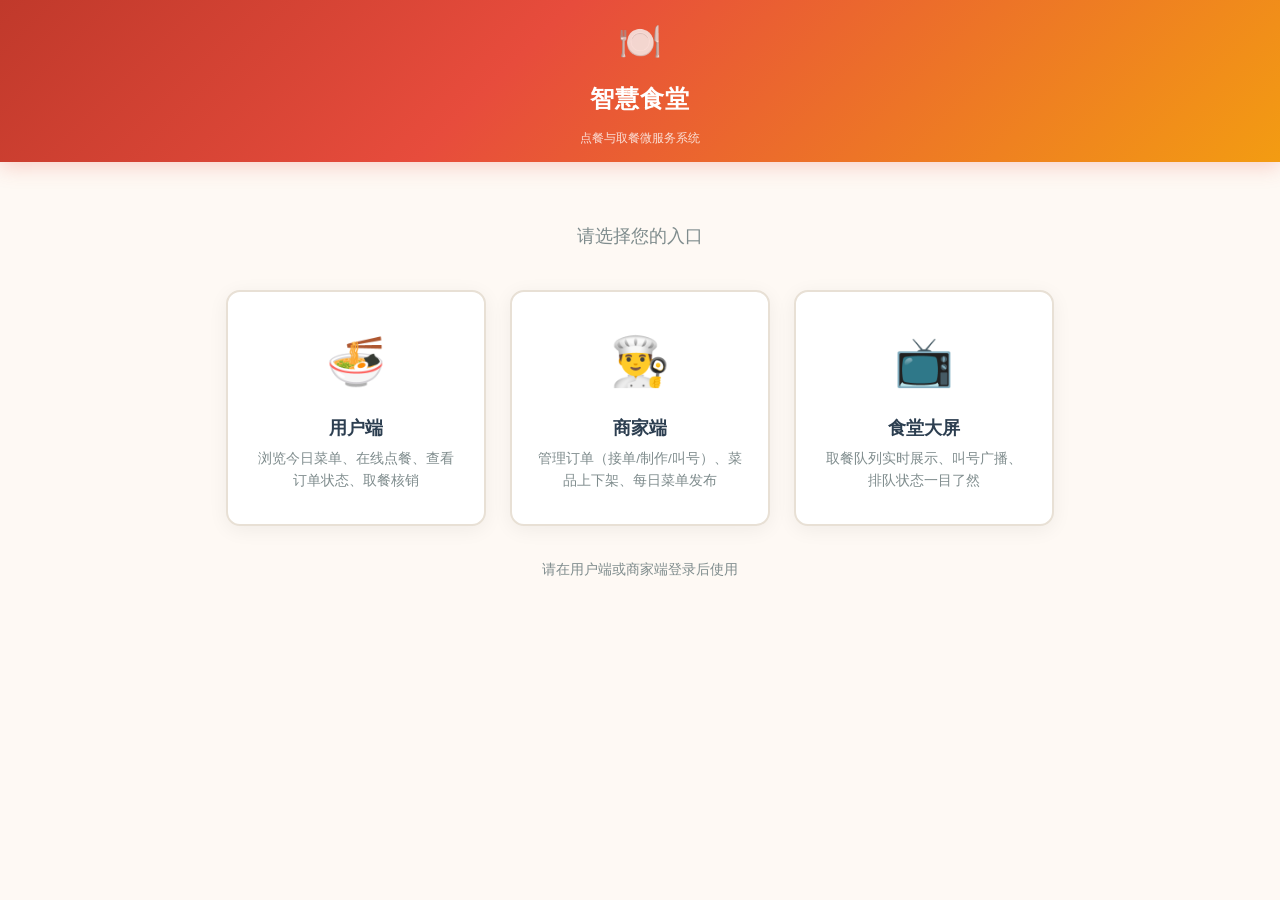
<file: frontend/index.html>
<!DOCTYPE html>
<html lang="zh-CN">
<head>
<meta charset="UTF-8">
<meta name="viewport" content="width=device-width, initial-scale=1.0">
<title>智慧食堂 - 点餐与取餐系统</title>
<link rel="stylesheet" href="common/style.css">
<style>
.hd{justify-content:center}
.hd .lo{flex-direction:column;text-align:center}
.hd .lo h1{font-size:1.5em}
</style>
</head>
<body>

<div class="hd">
  <div class="lo">
    <span class="ic" style="font-size:2.2em">🍽️</span>
    <h1>智慧食堂</h1>
    <span>点餐与取餐微服务系统</span>
  </div>
</div>

<div class="landing">
  <p class="sub">请选择您的入口</p>
  <div class="cards">
    <a href="user.html" class="card user">
      <span class="ic">🍜</span>
      <h3>用户端</h3>
      <p>浏览今日菜单、在线点餐、查看订单状态、取餐核销</p>
    </a>
    <a href="merchant.html" class="card merchant">
      <span class="ic">👨‍🍳</span>
      <h3>商家端</h3>
      <p>管理订单（接单/制作/叫号）、菜品上下架、每日菜单发布</p>
    </a>
    <a href="screen.html" class="card screen">
      <span class="ic">📺</span>
      <h3>食堂大屏</h3>
      <p>取餐队列实时展示、叫号广播、排队状态一目了然</p>
    </a>
  </div>
  <div id="login-hint" style="margin-top:32px;color:var(--tl);font-size:.9em"></div>
</div>

<script src="common/api.js"></script>
<script>
"use strict";

// 检查登录状态，显示欢迎信息
(function () {
  var hint = document.getElementById("login-hint");
  if (ACCESS_TOKEN) {
    // 尝试获取用户信息
    api("/api/user/users/me").then(function (d) {
      if (d.code === 0 && d.data) {
        CURRENT_USER = d.data;
        hint.innerHTML = '👋 欢迎回来，<strong>' + (d.data.nickname || d.data.phone) + '</strong>！';
      } else {
        forceLogout();
      }
    }).catch(function () {
      hint.textContent = "后端服务未连接，请先启动服务";
    });
  } else {
    hint.textContent = "请在用户端或商家端登录后使用";
  }
})();
</script>
</body>
</html>
</file>
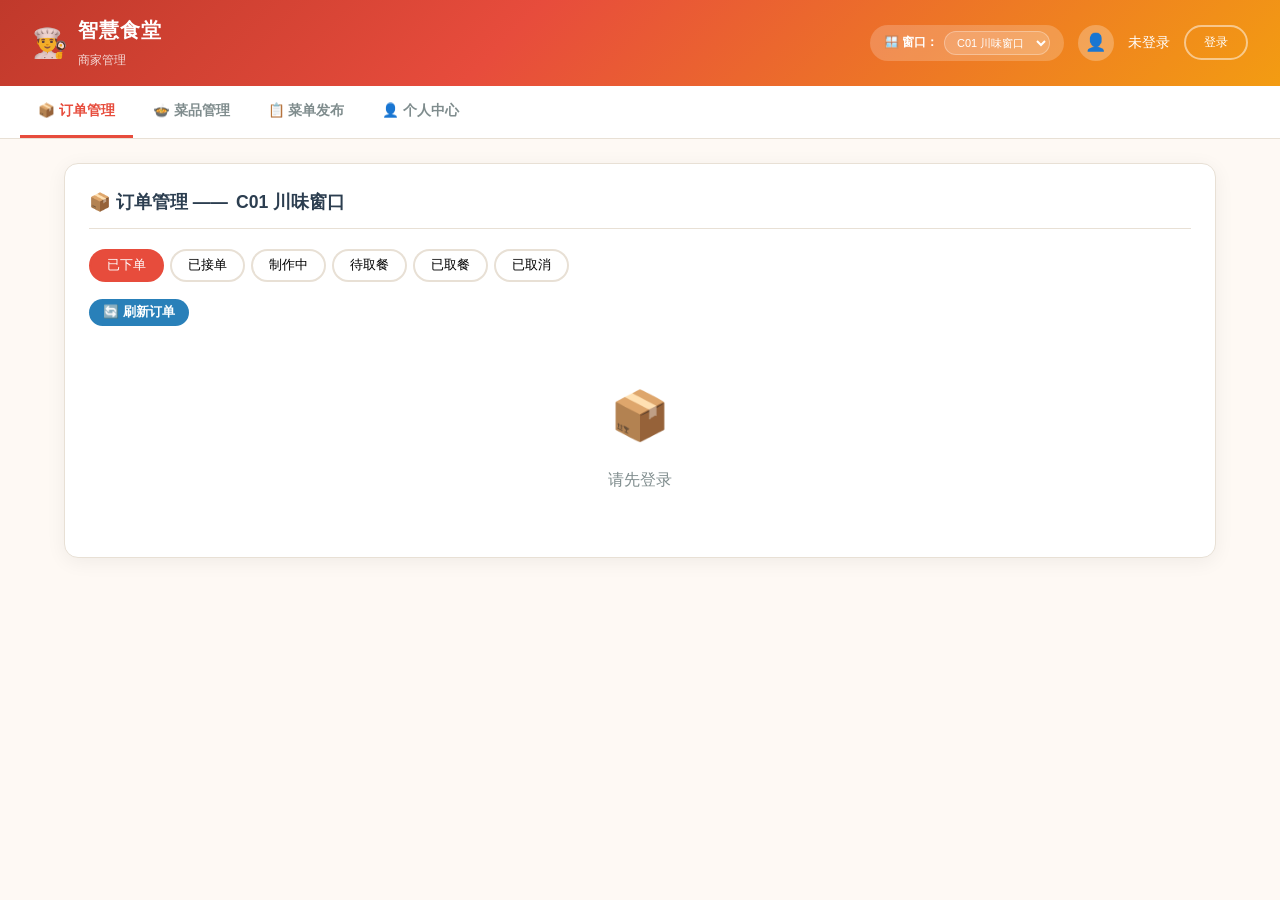
<file: frontend/merchant.html>
<!DOCTYPE html>
<html lang="zh-CN">
<head>
<meta charset="UTF-8">
<meta name="viewport" content="width=device-width, initial-scale=1.0">
<title>商家端 - 智慧食堂</title>
<link rel="stylesheet" href="common/style.css">
<style>
/* 商家端专属 */
.counter-badge{
  display:inline-flex;align-items:center;gap:6px;
  background:rgba(255,255,255,.2);padding:6px 14px;border-radius:20px;
  font-weight:600;font-size:.85em;
}
.counter-badge select{
  background:rgba(255,255,255,.15);border:1px solid rgba(255,255,255,.3);
  color:#fff;padding:4px 8px;border-radius:12px;font-size:.9em;outline:none;
}
.counter-badge select option{color:#333}
</style>
</head>
<body>

<!-- ===== 顶部导航 ===== -->
<div class="hd">
  <div class="lo"><span class="ic">👨‍🍳</span><div><h1>智慧食堂</h1><span>商家管理</span></div></div>
  <div class="ur" id="user-bar">
    <div class="counter-badge">
      🪟 窗口：
      <select id="counter-select" onchange="onCounterChange()">
        <option value="C01">C01 川味窗口</option>
        <option value="C02">C02 粤式窗口</option>
        <option value="C03">C03 面食窗口</option>
      </select>
    </div>
    <span class="av">👤</span><span id="uname">未登录</span>
    <button class="btn-o" id="btn-login-out" onclick="showLogin()">登录</button>
  </div>
</div>

<!-- ===== Tab 栏 ===== -->
<div class="tb">
  <div class="tbi ac" data-tab="merchant" onclick="switchTab('merchant')">📦 订单管理</div>
  <div class="tbi" data-tab="dishes-admin" onclick="switchTab('dishes-admin')">🍲 菜品管理</div>
  <div class="tbi" data-tab="menu-admin" onclick="switchTab('menu-admin')">📋 菜单发布</div>
  <div class="tbi" data-tab="profile" onclick="switchTab('profile')">👤 个人中心</div>
</div>

<!-- ===== 内容区 ===== -->
<div class="ct" id="content">

  <!-- Tab 1: 订单管理 -->
  <div id="tab-merchant">
    <div class="cd"><h2>📦 订单管理 —— <span id="current-counter-label">C01 川味窗口</span></h2>
      <div class="sf" id="msf">
        <button class="ac" onclick="filterMerchant('PLACED')">已下单</button>
        <button onclick="filterMerchant('ACCEPTED')">已接单</button>
        <button onclick="filterMerchant('PREPARING')">制作中</button>
        <button onclick="filterMerchant('WAITING_PICKUP')">待取餐</button>
        <button onclick="filterMerchant('PICKED_UP')">已取餐</button>
        <button onclick="filterMerchant('CANCELED')">已取消</button>
      </div>
      <div style="margin-bottom:12px">
        <button class="bt bt-i bt-sm" onclick="loadMerchantOrders()">🔄 刷新订单</button>
      </div>
      <div id="merchant-order-list"></div>
    </div>
  </div>

  <!-- Tab 2: 菜品管理 -->
  <div id="tab-dishes-admin" class="hidden">
    <div class="cd"><h2>🍲 菜品管理</h2>
      <div class="help-tip">💡 提示：此处管理菜品基础信息（名称、价格、商户归属）。上下架后需在「菜单发布」中发布每日菜单。</div>
      <div style="margin-bottom:16px;display:flex;align-items:center;gap:10px;flex-wrap:wrap">
        <button class="bt bt-p bt-sm" onclick="showDishForm()">+ 新增菜品</button>
        <select id="da-merchant" onchange="loadDishesAdmin()" style="padding:6px 12px;border-radius:20px;border:2px solid var(--b)">
          <option value="">全部商户</option>
          <option value="1">川味窗口</option>
          <option value="2">粤式窗口</option>
          <option value="3">面食窗口</option>
        </select>
        <button class="bt bt-i bt-sm" onclick="loadDishesAdmin()">🔄 刷新</button>
      </div>
      <div id="dish-admin-list"></div>
    </div>
  </div>

  <!-- Tab 3: 菜单发布 -->
  <div id="tab-menu-admin" class="hidden">
    <div class="cd"><h2>📋 每日菜单发布</h2>
      <div class="help-tip">💡 选择商户和日期，勾选菜品并设置初始库存后点击"发布今日菜单"。已上架的菜品才会出现在下方列表中。</div>
      <div style="margin-bottom:16px;display:flex;align-items:center;gap:10px;flex-wrap:wrap">
        <select id="ma-merchant" style="padding:8px;border-radius:20px;border:2px solid var(--b)" onchange="onPublishMerchantChange()">
          <option value="1">川味窗口 (C01)</option>
          <option value="2">粤式窗口 (C02)</option>
          <option value="3">面食窗口 (C03)</option>
        </select>
        <input type="date" id="ma-date" style="padding:8px;border-radius:20px;border:2px solid var(--b)">
        <button class="bt bt-p bt-sm" onclick="publishDailyMenu()">📦 发布今日菜单</button>
      </div>
      <div style="margin-bottom:10px;font-size:.85em;color:var(--tl)">选择菜品并设置初始库存（留空或设为0表示不加入菜单）：</div>
      <div id="menu-dish-select"></div>
    </div>
  </div>

  <!-- Tab 4: 个人中心 -->
  <div id="tab-profile" class="hidden">
    <div class="cd"><h2>👤 个人中心</h2>
      <div id="profile-content">
        <div style="text-align:center;padding:20px">
          <span class="av" style="display:inline-flex;width:64px;height:64px;font-size:2em;margin-bottom:12px">👤</span>
          <p id="pf-name" style="font-size:1.2em;font-weight:700;margin-bottom:6px"></p>
          <p id="pf-phone" style="color:var(--tl);margin-bottom:4px"></p>
          <p id="pf-role" style="color:var(--p);font-weight:600;margin-bottom:16px"></p>
          <button class="bt bt-p bt-sm" onclick="showProfileEdit()">✏️ 编辑资料</button>
        </div>
        <div id="profile-edit-form" class="hidden" style="max-width:400px;margin:0 auto">
          <div class="fg"><label>昵称</label><input id="pf-nick" placeholder="请输入昵称"></div>
          <div class="fg"><label>头像 URL</label><input id="pf-avatar" placeholder="请输入头像URL"></div>
          <div style="display:flex;gap:10px">
            <button class="bt bt-p bt-bl" onclick="saveProfile()">💾 保存</button>
            <button class="bt bt-o bt-bl" onclick="hideProfileEdit()">取消</button>
          </div>
        </div>
      </div>
    </div>
  </div>

</div>

<!-- ===== 菜品编辑弹窗 ===== -->
<div id="dish-form-modal" class="hidden">
  <div class="mo" onclick="if(event.target===this)hideDishForm()">
    <div class="mi">
      <h3 style="margin-bottom:16px" id="dish-form-title">新增菜品</h3>
      <input type="hidden" id="df-id">
      <div class="fg"><label>菜品名称</label><input id="df-name" placeholder="请输入菜品名称"></div>
      <div class="fg"><label>价格（分）</label><input id="df-price" type="number" placeholder="例如 1200 = 12.00元"></div>
      <div class="fg"><label>所属商户</label><select id="df-merchant"><option value="1">川味窗口</option><option value="2">粤式窗口</option><option value="3">面食窗口</option></select></div>
      <div class="fg"><label>库存预警阈值</label><input id="df-threshold" type="number" value="5" placeholder="默认 5"></div>
      <div style="display:flex;gap:10px;margin-top:16px">
        <button class="bt bt-p bt-bl" onclick="saveDish()">💾 保存</button>
        <button class="bt bt-o bt-bl" onclick="hideDishForm()">取消</button>
      </div>
    </div>
  </div>
</div>

<!-- ===== 登录弹窗 ===== -->
<div id="login-modal" class="hidden">
  <div class="mo" onclick="if(event.target===this)hideLogin()">
    <div class="mi">
      <div style="display:flex;margin-bottom:20px">
        <button class="bt bt-bl" id="ltab-login" style="border-radius:20px 0 0 20px;background:var(--p);color:#fff" onclick="switchLoginTab('login')">登录</button>
        <button class="bt bt-o bt-bl" id="ltab-register" style="border-radius:0 20px 20px 0" onclick="switchLoginTab('register')">注册</button>
      </div>
      <div id="login-form">
        <div class="fg"><label>手机号</label><input id="l-phone" placeholder="请输入手机号" value="13800000001"></div>
        <div class="fg"><label>密码</label><input id="l-pass" type="password" placeholder="请输入密码" value="password123"></div>
        <button class="bt bt-p bt-bl" onclick="doLogin()" style="margin-top:8px">🔐 登录</button>
      </div>
      <div id="register-form" class="hidden">
        <div class="fg"><label>手机号</label><input id="r-phone" placeholder="请输入手机号"></div>
        <div class="fg"><label>昵称</label><input id="r-nick" placeholder="请输入昵称"></div>
        <div class="fg"><label>密码</label><input id="r-pass" type="password" placeholder="请输入密码（至少6位）"></div>
        <button class="bt bt-p bt-bl" onclick="doRegister()" style="margin-top:8px">📝 注册</button>
      </div>
      <div style="text-align:center;margin-top:14px"><button class="bt bt-o bt-sm" onclick="hideLogin()">取消</button></div>
    </div>
  </div>
</div>

<script src="common/api.js"></script>
<script>
"use strict";

// ===== 页面状态 =====
var CT = "merchant";
var MC = localStorage.getItem("_counter") || "C01"; // 当前窗口
var MF = "PLACED"; // 商家订单筛选
var DA_DISHES = []; // 菜品管理列表
var MA_DISHES = []; // 菜单发布菜品列表

// 初始化窗口选择器
document.getElementById("counter-select").value = MC;

// ===== 窗口切换 =====
function onCounterChange() {
  MC = document.getElementById("counter-select").value;
  localStorage.setItem("_counter", MC);
  updateCounterLabel();
  if (CT === "merchant") loadMerchantOrders();
}

function updateCounterLabel() {
  var labels = { C01: "C01 川味窗口", C02: "C02 粤式窗口", C03: "C03 面食窗口" };
  var el = document.getElementById("current-counter-label");
  if (el) el.textContent = labels[MC] || MC;
}

// ===== Tab 切换 =====
function switchTab(t) {
  CT = t;
  document.querySelectorAll(".tbi").forEach(function (e) { e.classList.toggle("ac", e.dataset.tab === t); });
  ["merchant", "dishes-admin", "menu-admin", "profile"].forEach(function (id) {
    document.getElementById("tab-" + id).classList.toggle("hidden", id !== t);
  });
  if (t === "merchant") loadMerchantOrders();
  if (t === "dishes-admin") loadDishesAdmin();
  if (t === "menu-admin") loadMenuDishSelect();
  if (t === "profile") renderProfile();
}

// ===== 登录成功回调 =====
function onLoginSuccess() {
  updateCounterLabel();
  if (CT === "merchant") loadMerchantOrders();
  if (CT === "dishes-admin") loadDishesAdmin();
  if (CT === "menu-admin") loadMenuDishSelect();
  if (CT === "profile") renderProfile();
}

// ===== 商家 - 订单管理 =====
async function loadMerchantOrders() { loadMerchantOrdersByFilter(MF); }

async function loadMerchantOrdersByFilter(s) {
  if (!CURRENT_USER) {
    document.getElementById("merchant-order-list").innerHTML = '<div class="em"><div class="ic">📦</div><p>请先登录</p></div>';
    return;
  }
  // 注意：后端暂不支持按 counterId 筛选，这里获取所有订单后客户端过滤
  var d = await api("/api/order/orders?page=1&size=100");
  if (d.code !== 0) {
    document.getElementById("merchant-order-list").innerHTML = '<div class="em"><p>加载失败：' + (d.message || "") + '</p></div>';
    return;
  }
  var os = (d.data.records || []).filter(function (o) { return o.status === s && o.counterId === MC; });
  renderMerchantOrders(os);
}

function filterMerchant(s) {
  MF = s;
  var ss = ["PLACED", "ACCEPTED", "PREPARING", "WAITING_PICKUP", "PICKED_UP", "CANCELED"];
  document.querySelectorAll("#msf button").forEach(function (b, i) { b.classList.toggle("ac", ss[i] === s); });
  loadMerchantOrdersByFilter(s);
}

function renderOrderItems(o) {
  if (!o.items || o.items.length === 0) return "";
  return '<div class="oitems">' + o.items.map(function (it) { return it.dishNameSnapshot + " × " + it.quantity; }).join("、") + '</div>';
}

function renderMerchantOrders(os) {
  var div = document.getElementById("merchant-order-list");
  if (os.length === 0) { div.innerHTML = '<div class="em"><div class="ic">📦</div><p>暂无此类订单</p></div>'; return; }
  div.innerHTML = os.map(function (o) {
    var html = '<div class="oc"><div class="oh"><span><span class="oi">#' + o.id + '</span> <span class="os s-' + o.status + '">' + statusLabel(o.status) + '</span></span><span style="font-weight:700;color:var(--p)">¥' + (o.totalCents / 100).toFixed(2) + '</span></div>';
    html += '<div class="od">用户 #' + (o.userId || "?") + " | 窗口 " + (o.counterId || "—");
    if (o.pickupCode) html += ' | <span class="pc">' + o.pickupCode + '</span>';
    html += '</div>';
    html += renderOrderItems(o);
    html += '<div class="ab">' + merchantActions(o) + '</div></div>';
    return html;
  }).join("");
}

function merchantActions(o) {
  var a = "";
  if (o.status === "PLACED") a = '<button class="bt bt-i bt-sm" onclick="merchantOp(' + o.id + ',\'accept\')">✅ 接单</button>';
  if (o.status === "ACCEPTED") a = '<button class="bt bt-w bt-sm" onclick="merchantOp(' + o.id + ',\'start\')">⏲ 开始制作</button>';
  if (o.status === "PREPARING") a = '<button class="bt bt-s bt-sm" onclick="merchantOp(' + o.id + ',\'ready\')">📦 制作完成</button>';
  if (o.status === "WAITING_PICKUP") a = '<button class="bt bt-w bt-sm" onclick="callPickup(\'' + (o.counterId || MC) + '\')">📢 叫号取餐</button>';
  return a || '<span style="color:var(--tl);font-size:.85em">无需操作</span>';
}

async function merchantOp(id, action) {
  var d = await api("/api/order/orders/" + id + "/" + action, { method: "PUT" });
  if (d.code !== 0) { toast(d.message, "er"); return; }
  var msg = statusLabel(d.data.status);
  if (d.data.pickupCode) msg += "，取餐码：" + d.data.pickupCode;
  toast(msg, "ok");
  loadMerchantOrders();
}

async function callPickup(cid) {
  var d = await api("/api/pickup/queues/" + cid + "/call", { method: "POST" });
  if (d.code === 40003) { toast("队列为空！请先将订单制作完成并入队", "er"); return; }
  if (d.code !== 0) { toast(d.message, "er"); return; }
  toast("📢 请 " + d.data.pickupCode + " 到窗口 " + cid + " 取餐！", "ok");
  loadMerchantOrders();
}

// ===== 菜品管理 =====
async function loadDishesAdmin() {
  if (!CURRENT_USER) { toast("请先登录", "er"); showLogin(); return; }
  var mid = document.getElementById("da-merchant").value;
  var url = mid ? "/api/menu/dishes?merchantId=" + mid + "&size=50" : "/api/menu/dishes?size=50";
  var d = await api(url);
  if (d.code !== 0) { document.getElementById("dish-admin-list").innerHTML = '<div class="em"><p>加载失败：' + (d.message || "") + '</p></div>'; return; }
  DA_DISHES = (d.data.records || d.data || []);
  renderDishesAdmin();
}

function renderDishesAdmin() {
  var div = document.getElementById("dish-admin-list");
  if (DA_DISHES.length === 0) { div.innerHTML = '<div class="em"><div class="ic">🍲</div><p>暂无菜品，请先添加</p></div>'; return; }
  var mnames = { 1: "川味", 2: "粤式", 3: "面食" };
  div.innerHTML = DA_DISHES.map(function (di) {
    var on = di.onShelf === 1;
    return '<div class="oc"><div class="oh"><span><strong>' + di.name + '</strong> <span style="color:var(--tl);font-size:.8em">#' + di.id + '</span> <span style="color:var(--tl);font-size:.75em">| ' + (mnames[di.merchantId] || "商户" + di.merchantId) + '</span></span><span style="color:var(--p);font-weight:700">¥' + (di.priceCents / 100).toFixed(2) + '</span></div><div style="margin-top:6px"><span class="os ' + (on ? "s-WAITING_PICKUP" : "s-CANCELED") + '">' + (on ? "上架中" : "已下架") + '</span> <span style="color:var(--tl);font-size:.8em">库存预警: ' + (di.threshold || 5) + '</span></div><div class="ab"><button class="bt bt-i bt-sm" onclick="editDish(' + di.id + ')">✏️ 编辑</button><button class="bt ' + (on ? "bt-g" : "bt-s") + ' bt-sm" onclick="toggleShelf(' + di.id + ',' + (on ? 0 : 1) + ')">' + (on ? "🔻 下架" : "🔺 上架") + '</button></div></div>';
  }).join("");
}

function showDishForm() {
  document.getElementById("dish-form-title").textContent = "新增菜品";
  document.getElementById("df-id").value = "";
  document.getElementById("df-name").value = "";
  document.getElementById("df-price").value = "";
  document.getElementById("df-merchant").value = "1";
  document.getElementById("df-threshold").value = "5";
  document.getElementById("dish-form-modal").classList.remove("hidden");
}

function hideDishForm() { document.getElementById("dish-form-modal").classList.add("hidden"); }

function editDish(id) {
  var di = DA_DISHES.find(function (d) { return d.id === id; });
  if (!di) { toast("菜品不存在", "er"); return; }
  document.getElementById("dish-form-title").textContent = "编辑菜品";
  document.getElementById("df-id").value = di.id;
  document.getElementById("df-name").value = di.name;
  document.getElementById("df-price").value = di.priceCents;
  document.getElementById("df-merchant").value = di.merchantId;
  document.getElementById("df-threshold").value = di.threshold || 5;
  document.getElementById("dish-form-modal").classList.remove("hidden");
}

async function saveDish() {
  var id = document.getElementById("df-id").value;
  var body = {
    merchantId: parseInt(document.getElementById("df-merchant").value),
    name: document.getElementById("df-name").value.trim(),
    priceCents: parseInt(document.getElementById("df-price").value),
    threshold: parseInt(document.getElementById("df-threshold").value) || 5
  };
  if (!body.name || !body.priceCents) { toast("请填写菜品名称和价格", "er"); return; }
  var d;
  if (id) {
    d = await api("/api/menu/dishes/" + id, { method: "PUT", body: JSON.stringify(body) });
  } else {
    d = await api("/api/menu/dishes", { method: "POST", body: JSON.stringify(body) });
  }
  if (d.code !== 0) { toast(d.message, "er"); return; }
  toast(id ? "菜品已更新" : "菜品已创建", "ok");
  hideDishForm();
  loadDishesAdmin();
}

async function toggleShelf(id, onShelf) {
  var d = await api("/api/menu/dishes/" + id + "/on-shelf", { method: "PUT" });
  if (d.code !== 0) { toast(d.message, "er"); return; }
  toast(onShelf ? "菜品已上架" : "菜品已下架", "ok");
  loadDishesAdmin();
}

// ===== 菜单发布 =====
function onPublishMerchantChange() { loadMenuDishSelect(); }

async function loadMenuDishSelect() {
  if (!CURRENT_USER) { toast("请先登录", "er"); showLogin(); return; }
  document.getElementById("ma-date").value = new Date().toISOString().split("T")[0];
  var d = await api("/api/menu/dishes?onShelf=1&size=100");
  if (d.code !== 0) { document.getElementById("menu-dish-select").innerHTML = '<div class="em"><p>加载失败：' + (d.message || "") + '</p></div>'; return; }
  MA_DISHES = (d.data.records || d.data || []);
  renderMenuDishSelect();
}

function renderMenuDishSelect() {
  var mid = parseInt(document.getElementById("ma-merchant").value);
  var filtered = MA_DISHES.filter(function (di) { return di.merchantId === mid; });
  var div = document.getElementById("menu-dish-select");
  if (filtered.length === 0) { div.innerHTML = '<div class="em"><p>该商户暂无上架菜品，请先在菜品管理中添加并上架</p></div>'; return; }
  div.innerHTML = '<table style="width:100%;border-collapse:collapse"><thead><tr style="text-align:left;border-bottom:2px solid var(--b)"><th style="padding:8px">菜品</th><th style="padding:8px">价格</th><th style="padding:8px">初始库存</th></tr></thead><tbody>' +
    filtered.map(function (di) {
      return '<tr style="border-bottom:1px solid var(--b)"><td style="padding:8px"><strong>' + di.name + '</strong></td><td style="padding:8px;color:var(--p);font-weight:600">¥' + (di.priceCents / 100).toFixed(2) + '</td><td style="padding:8px"><input type="number" id="ms-' + di.id + '" value="50" min="0" style="width:80px;padding:6px;border:2px solid var(--b);border-radius:8px"></td></tr>';
    }).join("") + '</tbody></table>';
}

async function publishDailyMenu() {
  var mid = parseInt(document.getElementById("ma-merchant").value);
  var bizDate = document.getElementById("ma-date").value;
  var mid_filtered = MA_DISHES.filter(function (di) { return di.merchantId === mid; });
  var items = [];
  mid_filtered.forEach(function (di) {
    var el = document.getElementById("ms-" + di.id);
    var stock = parseInt(el ? el.value : 0) || 0;
    if (stock > 0) items.push({ dishId: di.id, stockInit: stock });
  });
  if (items.length === 0) { toast("请至少选择一个菜品并设置库存", "er"); return; }
  var d = await api("/api/menu/daily", {
    method: "POST", body: JSON.stringify({ merchantId: mid, bizDate: bizDate, sellStart: "06:00", sellEnd: "22:00", items: items })
  });
  if (d.code !== 0) { toast(d.message, "er"); return; }
  toast("菜单发布成功！共 " + items.length + " 个菜品", "ok");
}

// ===== 个人中心 =====
function renderProfile() {
  if (!CURRENT_USER) return;
  document.getElementById("pf-name").textContent = CURRENT_USER.nickname || CURRENT_USER.phone || "未知";
  document.getElementById("pf-phone").textContent = CURRENT_USER.phone || "";
  document.getElementById("pf-role").textContent = "角色：" + roleLabel(CURRENT_USER.role);
  document.getElementById("pf-nick").value = CURRENT_USER.nickname || "";
  document.getElementById("pf-avatar").value = CURRENT_USER.avatar || "";
  hideProfileEdit();
}

function showProfileEdit() { document.getElementById("profile-edit-form").classList.remove("hidden"); }
function hideProfileEdit() { document.getElementById("profile-edit-form").classList.add("hidden"); }

async function saveProfile() {
  var body = {};
  var nick = document.getElementById("pf-nick").value.trim();
  var avatar = document.getElementById("pf-avatar").value.trim();
  if (nick) body.nickname = nick;
  if (avatar) body.avatar = avatar;
  var d = await api("/api/user/users/me", { method: "PUT", body: JSON.stringify(body) });
  if (d.code !== 0) { toast(d.message, "er"); return; }
  CURRENT_USER = d.data;
  updateUserBar();
  renderProfile();
  toast("资料已更新", "ok");
}

// ===== 启动 =====
updateCounterLabel();
initAuth();
loadMerchantOrders();
</script>
</body>
</html>
</file>
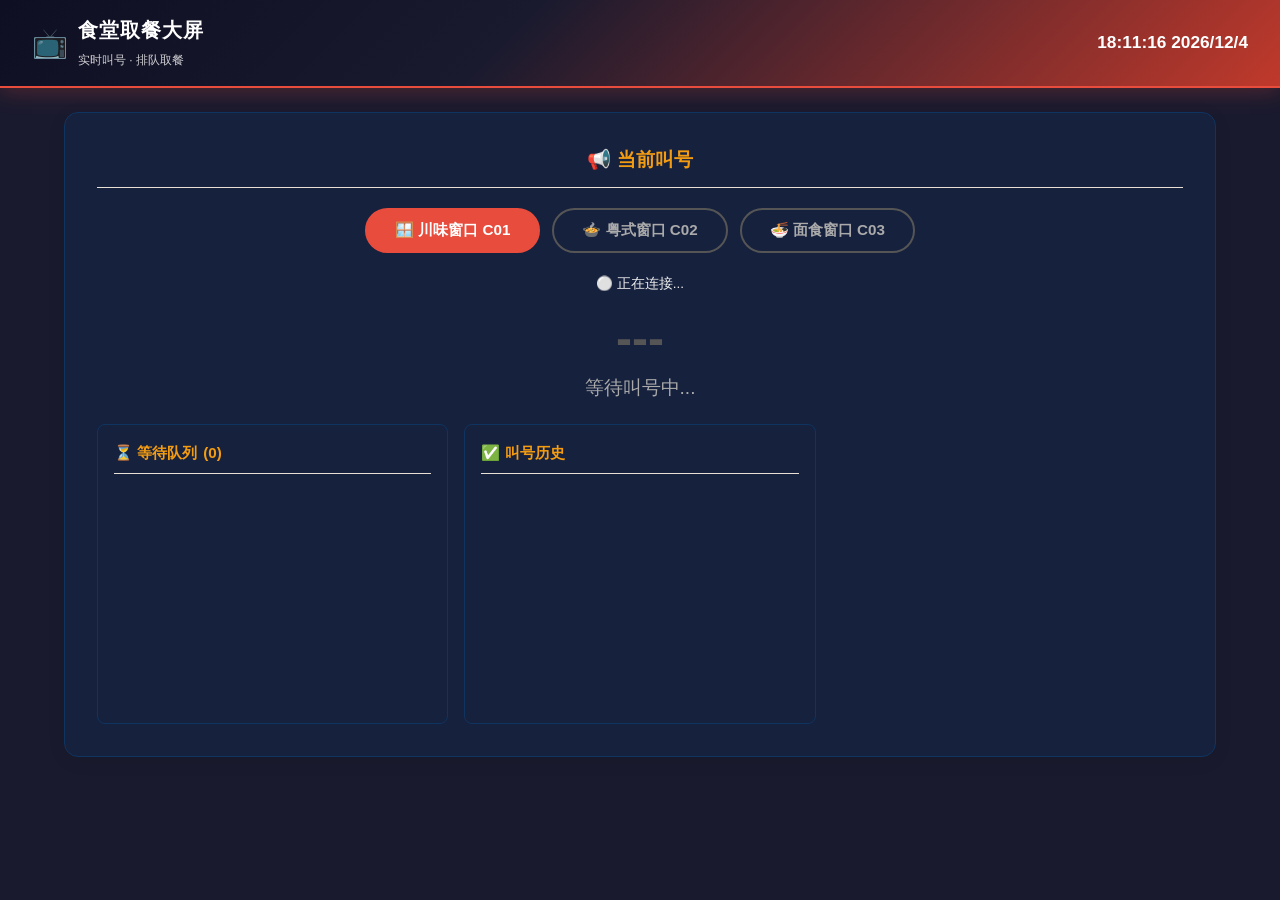
<file: frontend/screen.html>
<!DOCTYPE html>
<html lang="zh-CN">
<head>
<meta charset="UTF-8">
<meta name="viewport" content="width=device-width, initial-scale=1.0">
<title>食堂取餐大屏 - 智慧食堂</title>
<link rel="stylesheet" href="common/style.css">
<style>
/* 大屏专属样式 */
body{background:#1a1a2e;color:#eee}
.hd{background:linear-gradient(135deg,#0f0f23,#1a1a2e 40%,#c0392b);border-bottom:2px solid #e74c3c}
.sc .call-num{font-size:8em;color:#f39c12;text-shadow:0 0 40px rgba(243,156,18,.5)}
.sc .call-num.idle{color:#555;font-size:3em;text-shadow:none}
.wq{grid-template-columns:1fr 1fr}
@media(min-width:1200px){.wq{grid-template-columns:1fr 1fr 1fr}}
.wqc{background:#16213e;border:1px solid #0f3460;color:#eee;min-height:300px}
.wqc h3{color:#f39c12}
.qi{background:#0f3460;border-color:#1a1a4e;color:#eee}
.qi:hover{background:#1a1a4e}
.qc{color:#f39c12}
.qo{color:#aaa}
.winfo{font-size:1em;margin:10px 0}
.cc-select{display:flex;justify-content:center;gap:12px;margin-bottom:20px}
.cc-select button{
  padding:10px 28px;border:2px solid #555;border-radius:24px;
  background:transparent;color:#aaa;cursor:pointer;font-size:.95em;
  font-weight:600;transition:.2s;
}
.cc-select button:hover{border-color:#f39c12;color:#f39c12}
.cc-select button.ac{background:#e74c3c;color:#fff;border-color:#e74c3c}
.hl-section{margin-top:24px}
.hl-section h4{color:#f39c12;margin-bottom:8px}
</style>
</head>
<body>

<div class="hd">
  <div class="lo"><span class="ic">📺</span><div><h1>食堂取餐大屏</h1><span>实时叫号 · 排队取餐</span></div></div>
  <div class="ur"><span id="clock" style="font-size:1.2em;font-weight:700"></span></div>
</div>

<div class="ct">
  <div class="cd sc" style="background:#16213e;border:1px solid #0f3460;border-radius:var(--r);padding:32px">
    <h2 style="color:#f39c12;justify-content:center;font-size:1.2em">📢 当前叫号</h2>

    <!-- 窗口选择 -->
    <div class="cc-select">
      <button class="ac" id="scb-C01" onclick="selectCounter('C01')">🪟 川味窗口 C01</button>
      <button id="scb-C02" onclick="selectCounter('C02')">🍲 粤式窗口 C02</button>
      <button id="scb-C03" onclick="selectCounter('C03')">🍜 面食窗口 C03</button>
    </div>

    <div class="winfo" id="wsi">⚪ 正在连接...</div>
    <div class="call-num idle" id="cco">---</div>
    <div class="call-info" id="cin" style="color:#aaa">等待叫号中...</div>

    <div class="wq">
      <div class="wqc"><h3>⏳ 等待队列 <span id="wc">(0)</span></h3><div id="wl"></div></div>
      <div class="wqc"><h3>✅ 叫号历史</h3><div id="hl"></div></div>
    </div>
  </div>
</div>

<script src="sockjs.min.js"></script>
<script src="stomp.umd.min.js"></script>
<script>
"use strict";

var API_BASE = "http://localhost:8080";
var SC = "C01";
var ST = null;
var ST_SUBS = {};
var SCREEN_POLL = null;

// ===== 时钟 =====
function updateClock() {
  var now = new Date();
  document.getElementById("clock").textContent =
    now.toLocaleTimeString("zh-CN", { hour12: false }) +
    "  " + now.toLocaleDateString("zh-CN");
}
setInterval(updateClock, 1000);
updateClock();

// ===== 窗口切换 =====
function selectCounter(id) {
  var oldSC = SC;
  SC = id;
  document.querySelectorAll("[id^=scb-]").forEach(function (b) {
    b.classList.toggle("ac", b.id === "scb-" + id);
  });

  // 切换 WebSocket 订阅
  if (ST && ST.connected) {
    if (oldSC && ST_SUBS[oldSC]) {
      try { ST_SUBS[oldSC].unsubscribe(); } catch (e) {}
      delete ST_SUBS[oldSC];
    }
    ST_SUBS[id] = ST.subscribe("/topic/screen/" + id, function () { refreshScreen(); });
  }
  refreshScreen();
}

// ===== 获取队列数据 =====
async function refreshScreen() {
  try {
    var r = await fetch(API_BASE + "/api/pickup/queues/" + SC);
    var d = await r.json();
    if (d.code === 0) renderScreen(d.data);
  } catch (e) { /* silent */ }
}

function renderScreen(d) {
  if (!d) return;
  var ce = document.getElementById("cco");
  var ie = document.getElementById("cin");

  if (d.currentCalling) {
    ce.textContent = d.currentCalling.pickupCode || "---";
    ce.classList.remove("idle");
    ie.textContent = "订单 #" + d.currentCalling.orderId + " · 请到窗口取餐";
    ie.style.color = "#f39c12";
  } else {
    ce.textContent = "---";
    ce.classList.add("idle");
    ie.textContent = "等待叫号中...";
    ie.style.color = "#aaa";
  }

  var wl = d.waitingList || [];
  document.getElementById("wc").textContent = "(" + wl.length + ")";
  document.getElementById("wl").innerHTML = wl.length > 0
    ? wl.map(function (e) {
        return '<div class="qi"><span class="qc">' + e.pickupCode + '</span><span class="qo">订单 #' + e.orderId + '</span></div>';
      }).join("")
    : '<div class="qi"><span style="color:#666">暂无等待</span></div>';

  var hl = d.historyList || [];
  document.getElementById("hl").innerHTML = hl.length > 0
    ? hl.slice().reverse().map(function (e) {
        return '<div class="qi"><span class="qc">' + e.pickupCode + '</span><span class="qo">订单 #' + e.orderId + '</span></div>';
      }).join("")
    : '<div class="qi"><span style="color:#666">暂无记录</span></div>';
}

// ===== 轮询（WebSocket 断线兜底） =====
function startScreenPoll() {
  stopScreenPoll();
  refreshScreen();
  SCREEN_POLL = setInterval(refreshScreen, 3000);
}
function stopScreenPoll() {
  if (SCREEN_POLL) { clearInterval(SCREEN_POLL); SCREEN_POLL = null; }
}

// ===== WebSocket =====
function connectWS() {
  if (ST) {
    try { ST.deactivate(); } catch (e) {}
    ST_SUBS = {}; ST = null;
  }
  try {
    var sk = new SockJS(API_BASE + "/ws/screen");
    ST = StompJs.Stomp.over(sk);
    ST.debug = null;
    ST.connect({}, function () {
      document.getElementById("wsi").innerHTML = "🟢 WebSocket 已连接 · 实时推送中";
      document.getElementById("wsi").className = "winfo wok";
      ST_SUBS[SC] = ST.subscribe("/topic/screen/" + SC, function () { refreshScreen(); });
      refreshScreen();
    }, function () {
      document.getElementById("wsi").innerHTML = "🔴 连接断开 · 3秒后重试...";
      document.getElementById("wsi").className = "winfo wer";
      ST_SUBS = {};
      setTimeout(connectWS, 3000);
    });
  } catch (e) {
    document.getElementById("wsi").innerHTML = "🔴 WebSocket 连接失败：" + e.message;
    document.getElementById("wsi").className = "winfo wer";
  }
}

// ===== 启动 =====
startScreenPoll();
connectWS();
</script>
</body>
</html>
</file>
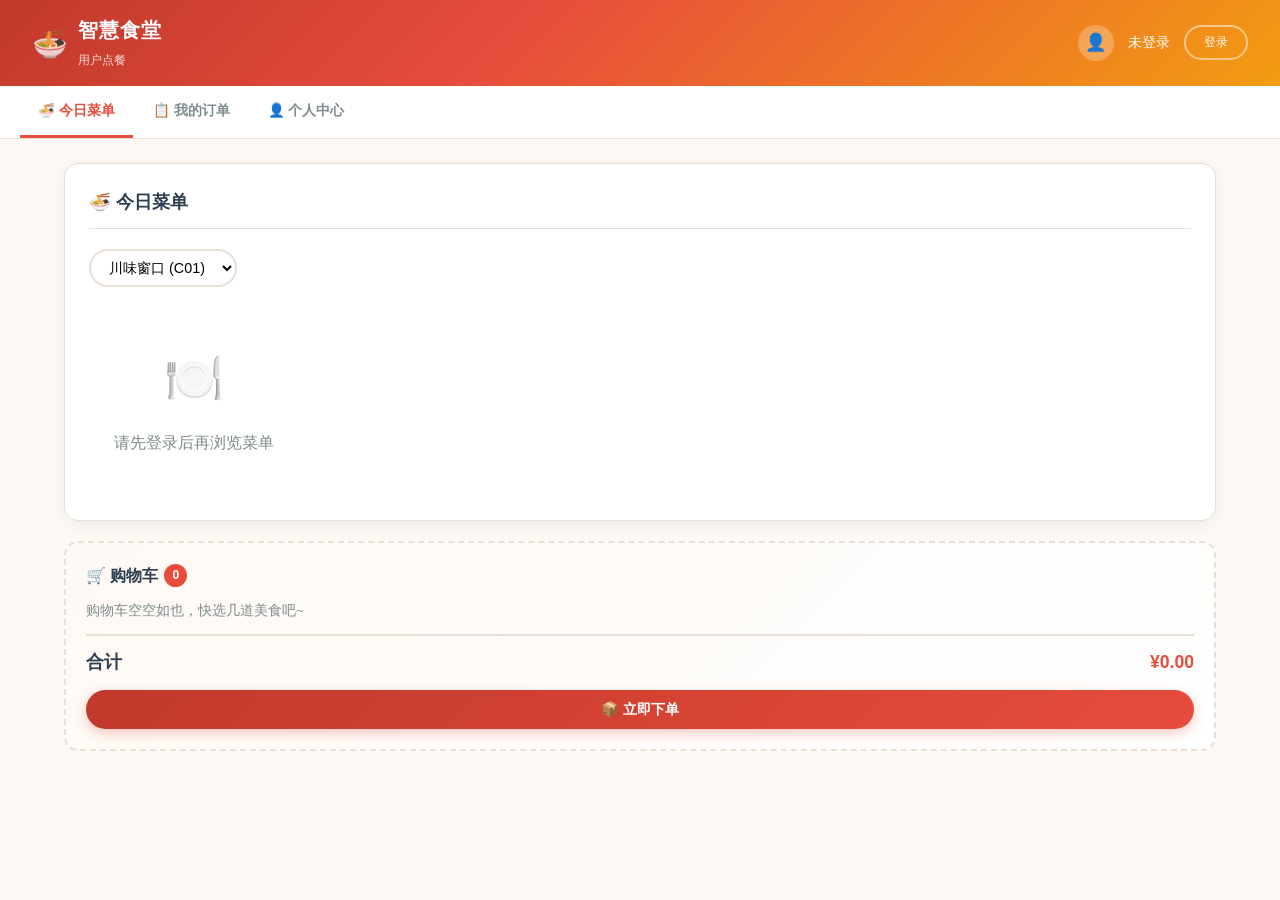
<file: frontend/user.html>
<!DOCTYPE html>
<html lang="zh-CN">
<head>
<meta charset="UTF-8">
<meta name="viewport" content="width=device-width, initial-scale=1.0">
<title>用户端 - 智慧食堂</title>
<link rel="stylesheet" href="common/style.css">
<style>
/* 用户端专属：无额外样式，全部使用共享样式 */
</style>
</head>
<body>

<!-- ===== 顶部导航 ===== -->
<div class="hd">
  <div class="lo"><span class="ic">🍜</span><div><h1>智慧食堂</h1><span>用户点餐</span></div></div>
  <div class="ur" id="user-bar">
    <span class="av">👤</span><span id="uname">未登录</span>
    <button class="btn-o" id="btn-login-out" onclick="showLogin()">登录</button>
  </div>
</div>

<!-- ===== Tab 栏 ===== -->
<div class="tb">
  <div class="tbi ac" data-tab="menu" onclick="switchTab('menu')">🍜 今日菜单</div>
  <div class="tbi" data-tab="orders" onclick="switchTab('orders')">📋 我的订单</div>
  <div class="tbi" data-tab="profile" onclick="switchTab('profile')">👤 个人中心</div>
</div>

<!-- ===== 内容区 ===== -->
<div class="ct" id="content">

  <!-- Tab 1: 今日菜单 -->
  <div id="tab-menu">
    <div class="cd"><h2>🍜 今日菜单</h2>
      <div style="margin-bottom:14px;display:flex;align-items:center;gap:10px;flex-wrap:wrap">
        <select id="menu-merchant-select" class="merchant-select" onchange="onMenuMerchantChange()">
          <option value="1">川味窗口 (C01)</option>
          <option value="2">粤式窗口 (C02)</option>
          <option value="3">面食窗口 (C03)</option>
        </select>
        <span id="daily-title" style="color:var(--tl);font-size:.85em"></span>
      </div>
      <div class="dg" id="dish-grid"></div>
    </div>
    <div class="cart" id="cart-panel">
      <h3>🛒 购物车 <span id="cart-count" class="badge">0</span></h3>
      <div id="cart-items"><div style="color:var(--tl);font-size:.85em">购物车空空如也，快选几道美食吧~</div></div>
      <div class="ctt"><span>合计</span><span style="color:var(--p)">¥<span id="cart-total">0.00</span></span></div>
      <div style="margin-top:14px;display:flex;gap:10px;align-items:center">
        <button class="bt bt-p bt-bl" onclick="placeOrder()" style="flex:1">📦 立即下单</button>
      </div>
    </div>
  </div>

  <!-- Tab 2: 我的订单 -->
  <div id="tab-orders" class="hidden">
    <div class="cd"><h2>📋 我的订单</h2>
      <div class="sf" id="osf">
        <button class="ac" onclick="filterOrders('PLACED')">已下单</button>
        <button onclick="filterOrders('ACCEPTED')">已接单</button>
        <button onclick="filterOrders('PREPARING')">制作中</button>
        <button onclick="filterOrders('WAITING_PICKUP')">待取餐</button>
        <button onclick="filterOrders('PICKED_UP')">已取餐</button>
        <button onclick="filterOrders('CANCELED')">已取消</button>
      </div>
      <div id="order-list"></div>
    </div>
  </div>

  <!-- Tab 3: 个人中心 -->
  <div id="tab-profile" class="hidden">
    <div class="cd"><h2>👤 个人中心</h2>
      <div id="profile-content">
        <div style="text-align:center;padding:20px">
          <span class="av" style="display:inline-flex;width:64px;height:64px;font-size:2em;margin-bottom:12px">👤</span>
          <p id="pf-name" style="font-size:1.2em;font-weight:700;margin-bottom:6px"></p>
          <p id="pf-phone" style="color:var(--tl);margin-bottom:4px"></p>
          <p id="pf-role" style="color:var(--p);font-weight:600;margin-bottom:16px"></p>
          <button class="bt bt-p bt-sm" onclick="showProfileEdit()">✏️ 编辑资料</button>
        </div>
        <div id="profile-edit-form" class="hidden" style="max-width:400px;margin:0 auto">
          <div class="fg"><label>昵称</label><input id="pf-nick" placeholder="请输入昵称"></div>
          <div class="fg"><label>头像 URL</label><input id="pf-avatar" placeholder="请输入头像URL"></div>
          <div style="display:flex;gap:10px">
            <button class="bt bt-p bt-bl" onclick="saveProfile()">💾 保存</button>
            <button class="bt bt-o bt-bl" onclick="hideProfileEdit()">取消</button>
          </div>
        </div>
      </div>
    </div>
  </div>

</div>

<!-- ===== 登录弹窗 ===== -->
<div id="login-modal" class="hidden">
  <div class="mo" onclick="if(event.target===this)hideLogin()">
    <div class="mi">
      <div style="display:flex;margin-bottom:20px">
        <button class="bt bt-bl" id="ltab-login" style="border-radius:20px 0 0 20px;background:var(--p);color:#fff" onclick="switchLoginTab('login')">登录</button>
        <button class="bt bt-o bt-bl" id="ltab-register" style="border-radius:0 20px 20px 0" onclick="switchLoginTab('register')">注册</button>
      </div>
      <div id="login-form">
        <div class="fg"><label>手机号</label><input id="l-phone" placeholder="请输入手机号" value="13800000001"></div>
        <div class="fg"><label>密码</label><input id="l-pass" type="password" placeholder="请输入密码" value="password123"></div>
        <button class="bt bt-p bt-bl" onclick="doLogin()" style="margin-top:8px">🔐 登录</button>
      </div>
      <div id="register-form" class="hidden">
        <div class="fg"><label>手机号</label><input id="r-phone" placeholder="请输入手机号"></div>
        <div class="fg"><label>昵称</label><input id="r-nick" placeholder="请输入昵称"></div>
        <div class="fg"><label>密码</label><input id="r-pass" type="password" placeholder="请输入密码（至少6位）"></div>
        <button class="bt bt-p bt-bl" onclick="doRegister()" style="margin-top:8px">📝 注册</button>
      </div>
      <div style="text-align:center;margin-top:14px"><button class="bt bt-o bt-sm" onclick="hideLogin()">取消</button></div>
    </div>
  </div>
</div>

<script src="common/api.js"></script>
<script>
"use strict";

// ===== 页面状态 =====
var CT = "menu";
var DISHES = [];
var CART = {};
var OF = "PLACED";
var SM = 1; // 当前选中的商户

// ===== Tab 切换 =====
function switchTab(t) {
  CT = t;
  document.querySelectorAll(".tbi").forEach(function (e) { e.classList.toggle("ac", e.dataset.tab === t); });
  ["menu", "orders", "profile"].forEach(function (id) { document.getElementById("tab-" + id).classList.toggle("hidden", id !== t); });
  if (t === "menu") loadDishes();
  if (t === "orders") loadOrders();
  if (t === "profile") renderProfile();
}

// ===== 登录成功回调 =====
function onLoginSuccess() {
  if (CT === "menu") loadDishes();
  if (CT === "orders") loadOrders();
  if (CT === "profile") renderProfile();
}

// ===== 商户选择 =====
function onMenuMerchantChange() {
  SM = parseInt(document.getElementById("menu-merchant-select").value);
  CART = {}; renderCart();
  loadDishes();
}

// ===== 今日菜单 =====
async function loadDishes() {
  if (!CURRENT_USER) {
    document.getElementById("dish-grid").innerHTML = '<div class="em"><div class="ic">🍽️</div><p>请先登录后再浏览菜单</p></div>';
    return;
  }
  var d = await api("/api/menu/daily?merchantId=" + SM);
  if (d.code !== 0) {
    document.getElementById("dish-grid").innerHTML = '<div class="em"><div class="ic">🍽️</div><p>加载菜单失败：' + (d.message || "未知错误") + '</p></div>';
    return;
  }
  var menu = d.data;
  if (!menu || !menu.items || menu.items.length === 0) {
    document.getElementById("daily-title").textContent = "";
    var mn = MERCHANTS[SM] ? MERCHANTS[SM].name : "该商户";
    document.getElementById("dish-grid").innerHTML = '<div class="em"><div class="ic">📋</div><p style="margin-bottom:12px">' + mn + '今日菜单尚未发布</p><button class="bt bt-p bt-sm" onclick="quickPublishMenu(' + SM + ')">⚡ 一键发布今日菜单</button><p style="margin-top:10px;font-size:.8em;color:var(--tl)">或联系商家在商家端手动发布</p></div>';
    DISHES = []; renderCart(); return;
  }
  DISHES = menu.items || [];
  document.getElementById("daily-title").textContent = menu.bizDate ? "📅 " + menu.bizDate + (menu.merchantName ? " | " + menu.merchantName : "") : "";
  renderDishes();
}

var DISH_EMOJIS = ["🍚", "🍜", "🍛", "🥩", "🥬", "🍗", "🥘", "🍲", "🦐", "🥦", "🥗", "🍝", "🥟", "🍱", "🥥", "🥘"];

function renderDishes() {
  var g = document.getElementById("dish-grid");
  if (DISHES.length === 0) { g.innerHTML = '<div class="em"><div class="ic">🍽️</div><p>今日暂无菜品</p></div>'; return; }
  g.innerHTML = DISHES.map(function (di) {
    var ej = DISH_EMOJIS[di.dishId % DISH_EMOJIS.length];
    var q = CART[di.dishId] || 0;
    var cls = "dc";
    if (q > 0) cls += " sel";
    var html = '<div class="' + cls + '" onclick="toggleDish(' + di.dishId + ')">';
    html += '<div class="dimg">' + ej + '</div>';
    html += '<div class="nm">' + di.dishName + '</div>';
    html += '<div class="pr">¥' + (di.priceCents / 100).toFixed(2) + '</div>';
    html += '<div class="un">库存：' + (di.stockLeft !== undefined ? di.stockLeft : "--") + '</div>';
    html += '<div class="st st-on">上架中</div>';
    if (q > 0) {
      html += '<div class="qa" onclick="event.stopPropagation()">';
      html += '<button onclick="addCart(' + di.dishId + ',-1)">−</button>';
      html += '<span>' + q + '</span>';
      html += '<button onclick="addCart(' + di.dishId + ',1)">+</button></div>';
    }
    html += '</div>';
    return html;
  }).join("");
}

function toggleDish(id) {
  if (CART[id]) { delete CART[id]; } else { CART[id] = 1; }
  renderDishes(); renderCart();
}

function addCart(id, d) {
  if (!CART[id] && d > 0) { CART[id] = 0; }
  CART[id] = Math.max(0, (CART[id] || 0) + d);
  if (CART[id] <= 0) delete CART[id];
  renderDishes(); renderCart();
}

function renderCart() {
  var items = Object.entries(CART);
  var div = document.getElementById("cart-items");
  document.getElementById("cart-count").textContent = items.reduce(function (s, e) { return s + e[1]; }, 0);
  if (items.length === 0) {
    div.innerHTML = '<div style="color:var(--tl);font-size:.85em">购物车空空如也，快选几道美食吧~</div>';
  } else {
    div.innerHTML = items.map(function (e) {
      var di = DISHES.find(function (d) { return d.dishId === parseInt(e[0]); });
      var nm = di ? di.dishName : "未知菜品";
      var pr = di ? di.priceCents : 0;
      return '<div class="ci"><span class="cn">' + nm + " × " + e[1] + '</span><span class="cp">¥' + (pr * e[1] / 100).toFixed(2) + '</span><span class="cx" onclick="addCart(' + e[0] + ',-' + e[1] + ')">×</span></div>';
    }).join("");
  }
  var total = items.reduce(function (s, e) {
    var di = DISHES.find(function (d) { return d.dishId === parseInt(e[0]); });
    return s + (di ? di.priceCents * e[1] : 0);
  }, 0);
  document.getElementById("cart-total").textContent = (total / 100).toFixed(2);
}

async function placeOrder() {
  if (!CURRENT_USER) { toast("请先登录", "er"); showLogin(); return; }
  var items = Object.entries(CART);
  if (items.length === 0) { toast("请先选择菜品", "er"); return; }
  var body = { merchantId: SM, items: items.map(function (e) { return { dishId: parseInt(e[0]), quantity: e[1] }; }) };
  var d = await api("/api/order/orders", { method: "POST", body: JSON.stringify(body) });
  if (d.code !== 0) { toast(d.message, "er"); return; }
  CART = {}; renderCart(); renderDishes();
  var order = d.data;
  var msg = "下单成功！订单号 #" + order.id;
  if (order.pickupCode) msg += "，取餐码：" + order.pickupCode;
  else msg += "，取餐码将在制作完成后生成";
  toast(msg, "ok");
  loadOrders();
}

// ===== 一键发布菜单 =====
async function quickPublishMenu(merchantId) {
  if (!CURRENT_USER) { toast("请先登录", "er"); showLogin(); return; }
  var dd = await api("/api/menu/dishes?merchantId=" + merchantId + "&onShelf=1&size=100");
  if (dd.code !== 0) { toast("获取菜品失败：" + dd.message, "er"); return; }
  var dishes = dd.data.records || dd.data || [];
  if (dishes.length === 0) { toast("该商户没有上架菜品", "er"); return; }
  var today = new Date().toISOString().split("T")[0];
  var items = dishes.map(function (di) { return { dishId: di.id, stockInit: 50 }; });
  var d = await api("/api/menu/daily", {
    method: "POST", body: JSON.stringify({
      merchantId: merchantId, bizDate: today, sellStart: "06:00", sellEnd: "22:00", items: items
    })
  });
  if (d.code !== 0) { toast("发布失败：" + d.message, "er"); return; }
  toast("菜单发布成功！共 " + items.length + " 个菜品", "ok");
  loadDishes();
}

// ===== 我的订单 =====
async function loadOrders() {
  if (!CURRENT_USER) return;
  var d = await api("/api/order/orders?page=1&size=50");
  if (d.code !== 0) return;
  var os = (d.data.records || []).filter(function (o) { return o.status === OF; });
  renderOrders(os);
}

function filterOrders(s) {
  OF = s;
  var ss = ["PLACED", "ACCEPTED", "PREPARING", "WAITING_PICKUP", "PICKED_UP", "CANCELED"];
  document.querySelectorAll("#osf button").forEach(function (b, i) { b.classList.toggle("ac", ss[i] === s); });
  loadOrders();
}

function renderOrderItems(o) {
  if (!o.items || o.items.length === 0) return "";
  return '<div class="oitems">' + o.items.map(function (it) { return it.dishNameSnapshot + " × " + it.quantity; }).join("、") + '</div>';
}

function renderOrders(os) {
  var div = document.getElementById("order-list");
  if (os.length === 0) { div.innerHTML = '<div class="em"><div class="ic">📭</div><p>暂无此类订单</p></div>'; return; }
  div.innerHTML = os.map(function (o) {
    var html = '<div class="oc"><div class="oh"><span><span class="oi">#' + o.id + '</span> <span class="os s-' + o.status + '">' + statusLabel(o.status) + '</span></span><span style="font-weight:700;color:var(--p)">¥' + (o.totalCents / 100).toFixed(2) + '</span></div>';
    html += '<div class="od">';
    if (o.pickupCode) html += '取餐码：<span class="pc">' + o.pickupCode + '</span> ';
    html += '窗口：' + (o.counterId || "—") + '</div>';
    html += renderOrderItems(o);
    html += '<div class="ab">' + orderActions(o) + '</div></div>';
    return html;
  }).join("");
}

function orderActions(o) {
  var a = "";
  if (o.status === "PLACED") a = '<button class="bt bt-g bt-sm" onclick="cancelOrder(' + o.id + ')">❌ 取消订单</button>';
  if (o.status === "WAITING_PICKUP" && o.pickupCode) {
    a = '<button class="bt bt-s bt-sm" onclick="verifyPickup(\'' + o.pickupCode + '\',\'' + (o.counterId || "") + '\')">✅ 取餐核销</button>';
  }
  return a || '<span style="color:var(--tl);font-size:.85em">—</span>';
}

async function cancelOrder(id) {
  if (!confirm("确定要取消该订单吗？")) return;
  var d = await api("/api/order/orders/" + id + "/cancel", { method: "PUT" });
  if (d.code !== 0) { toast(d.message, "er"); return; }
  toast("订单已取消", "ok");
  loadOrders(); loadDishes();
}

async function verifyPickup(code, cid) {
  if (!confirm("确认核销取餐码: " + code + " ?")) return;
  var d = await api("/api/pickup/pickups/verify", { method: "POST", body: JSON.stringify({ pickupCode: code, counterId: cid }) });
  if (d.code !== 0) { toast(d.message, "er"); return; }
  toast("取餐核销成功！", "ok");
  loadOrders();
}

// ===== 个人中心 =====
function renderProfile() {
  if (!CURRENT_USER) return;
  document.getElementById("pf-name").textContent = CURRENT_USER.nickname || CURRENT_USER.phone || "未知";
  document.getElementById("pf-phone").textContent = CURRENT_USER.phone || "";
  document.getElementById("pf-role").textContent = "角色：" + roleLabel(CURRENT_USER.role);
  document.getElementById("pf-nick").value = CURRENT_USER.nickname || "";
  document.getElementById("pf-avatar").value = CURRENT_USER.avatar || "";
  hideProfileEdit();
}

function showProfileEdit() { document.getElementById("profile-edit-form").classList.remove("hidden"); }
function hideProfileEdit() { document.getElementById("profile-edit-form").classList.add("hidden"); }

async function saveProfile() {
  var body = {};
  var nick = document.getElementById("pf-nick").value.trim();
  var avatar = document.getElementById("pf-avatar").value.trim();
  if (nick) body.nickname = nick;
  if (avatar) body.avatar = avatar;
  var d = await api("/api/user/users/me", { method: "PUT", body: JSON.stringify(body) });
  if (d.code !== 0) { toast(d.message, "er"); return; }
  CURRENT_USER = d.data;
  updateUserBar();
  renderProfile();
  toast("资料已更新", "ok");
}

// ===== 启动 =====
initAuth();
loadDishes();
</script>
</body>
</html>
</file>
<file: frontend/common/style.css>
/* ===== 智慧食堂 - 共享样式 ===== */
:root{
  --p:#e74c3c; --pd:#c0392b; --pl:#fadbd8;
  --a:#f39c12; --s:#27ae60; --i:#2980b9;
  --bg:#fef9f4; --c:#fff; --t:#2c3e50; --tl:#7f8c8d;
  --b:#e8e0d5; --sh:0 4px 20px rgba(0,0,0,.06);
  --r:14px; --rs:8px;
}

*{margin:0;padding:0;box-sizing:border-box}
body{
  font-family:"PingFang SC","Microsoft YaHei","Helvetica Neue",sans-serif;
  background:var(--bg);color:var(--t);min-height:100vh;line-height:1.6;
}

/* Header */
.hd{
  position:relative;z-index:1;
  background:linear-gradient(135deg,#c0392b,#e74c3c 40%,#f39c12);
  color:#fff;padding:14px 32px;
  display:flex;justify-content:space-between;align-items:center;
  box-shadow:0 4px 20px rgba(231,76,60,.25);
}
.hd .lo{display:flex;align-items:center;gap:10px}
.hd .lo .ic{font-size:1.8em}
.hd .lo h1{font-size:1.25em;font-weight:700;letter-spacing:1px}
.hd .lo span{font-size:.75em;opacity:.8;font-weight:400}
.hd .ur{display:flex;align-items:center;gap:14px;font-size:.9em}
.hd .av{
  width:36px;height:36px;border-radius:50%;
  background:rgba(255,255,255,.25);
  display:flex;align-items:center;justify-content:center;font-size:1.2em;
}
.hd .btn-o{
  padding:7px 18px;border:2px solid rgba(255,255,255,.5);
  border-radius:20px;background:transparent;color:#fff;
  cursor:pointer;font-size:.85em;font-weight:500;transition:.2s;
}
.hd .btn-o:hover{background:rgba(255,255,255,.15);border-color:#fff}

/* Tab Bar */
.tb{
  position:relative;z-index:1;display:flex;flex-wrap:wrap;
  background:var(--c);border-bottom:1px solid var(--b);
  padding:0 20px;gap:2px;
}
.tbi{
  padding:14px 18px;cursor:pointer;font-weight:600;font-size:.85em;
  color:var(--tl);border-bottom:3px solid transparent;transition:.2s;
  display:flex;align-items:center;gap:5px;white-space:nowrap;
}
.tbi:hover{color:var(--p);background:var(--pl)}
.tbi.ac{color:var(--p);border-bottom-color:var(--p)}

/* Content */
.ct{
  position:relative;z-index:1;max-width:1200px;margin:0 auto;padding:24px;
}
.cd{
  background:var(--c);border-radius:var(--r);padding:24px;
  box-shadow:var(--sh);margin-bottom:20px;border:1px solid var(--b);
}
.cd h2{
  font-size:1.1em;margin-bottom:20px;padding-bottom:12px;
  border-bottom:1px solid var(--b);display:flex;align-items:center;gap:8px;
}

/* Empty State */
.em{text-align:center;padding:40px 20px;color:var(--tl)}
.em .ic{font-size:3em;margin-bottom:12px}

/* Toast */
.toast{
  position:fixed;top:20px;right:20px;z-index:9999;
  padding:14px 24px;border-radius:var(--rs);color:#fff;
  font-weight:600;font-size:.9em;
  animation:slideIn .3s ease;box-shadow:0 8px 24px rgba(0,0,0,.2);
  max-width:400px;
}
.toast.ok{background:linear-gradient(135deg,#27ae60,#2ecc71)}
.toast.er{background:linear-gradient(135deg,#c0392b,#e74c3c)}
@keyframes slideIn{from{transform:translateX(100%);opacity:0}to{transform:translateX(0);opacity:1}}

/* Modal */
.mo{
  position:fixed;top:0;left:0;right:0;bottom:0;z-index:9998;
  background:rgba(0,0,0,.5);
  display:flex;align-items:center;justify-content:center;
  animation:fadeIn .2s;
}
.mo .mi{
  background:var(--c);border-radius:var(--r);padding:32px;
  width:440px;max-width:95vw;
  box-shadow:0 20px 60px rgba(0,0,0,.3);
  max-height:90vh;overflow-y:auto;
}
@keyframes fadeIn{from{opacity:0}to{opacity:1}}

/* Form */
.fg{margin-bottom:14px}
.fg label{display:block;font-size:.82em;color:var(--tl);margin-bottom:5px;font-weight:500}
.fg input,.fg select{
  width:100%;padding:11px 14px;border:2px solid var(--b);
  border-radius:var(--rs);font-size:.9em;outline:none;transition:.2s;
  background:#fafafa;
}
.fg input:focus,.fg select:focus{
  border-color:var(--p);background:#fff;
  box-shadow:0 0 0 3px rgba(231,76,60,.1);
}

/* Buttons */
.bt{
  padding:10px 22px;border:none;border-radius:20px;cursor:pointer;
  font-size:.9em;font-weight:600;transition:all .2s;
  display:inline-flex;align-items:center;gap:6px;
}
.bt:active{transform:scale(.97)}
.bt-p{
  background:linear-gradient(135deg,var(--pd),var(--p));color:#fff;
  box-shadow:0 4px 12px rgba(231,76,60,.3);
}
.bt-p:hover{box-shadow:0 6px 20px rgba(231,76,60,.4);transform:translateY(-1px)}
.bt-s{background:var(--s);color:#fff}
.bt-w{background:var(--a);color:#fff}
.bt-i{background:var(--i);color:#fff}
.bt-g{background:#95a5a6;color:#fff}
.bt-sm{padding:5px 14px;font-size:.8em}
.bt-bl{width:100%;justify-content:center}
.bt-o{border:2px solid var(--b);background:#fff;color:var(--t)}
.bt-o:hover{border-color:var(--p);color:var(--p)}

/* Dish Grid */
.dg{display:grid;grid-template-columns:repeat(auto-fill,minmax(200px,1fr));gap:14px}
.dc{
  background:var(--c);border:2px solid var(--b);border-radius:var(--r);
  padding:16px;cursor:pointer;transition:all .2s;
  position:relative;overflow:hidden;
}
.dc:hover{border-color:var(--p);transform:translateY(-2px);box-shadow:0 8px 25px rgba(0,0,0,.1)}
.dc.sel{border-color:var(--p);background:linear-gradient(135deg,#fff5f5,#fff)}
.dc .dimg{font-size:2.8em;text-align:center;margin-bottom:8px;line-height:1.1}
.dc .nm{font-weight:700;font-size:.95em;margin-bottom:4px}
.dc .pr{color:var(--p);font-weight:800;font-size:1.2em}
.dc .un{color:var(--tl);font-size:.75em}
.dc .st{font-size:.7em;padding:2px 8px;border-radius:10px;display:inline-block;margin-top:6px}
.st-on{background:#d5f5e3;color:#27ae60}
.st-off{background:#f5f5f5;color:#bdc3c7}
.dc .qa{display:flex;align-items:center;gap:8px;margin-top:10px;justify-content:center}
.dc .qa button{
  width:32px;height:32px;border:2px solid var(--b);border-radius:50%;
  background:#fff;cursor:pointer;font-size:1.1em;font-weight:700;transition:.2s;
  display:flex;align-items:center;justify-content:center;
}
.dc .qa button:hover{border-color:var(--p);color:var(--p)}
.dc .qa span{font-weight:700;min-width:20px;text-align:center}

/* Cart */
.cart{
  background:linear-gradient(135deg,#fef9f4,#fff);
  border:2px dashed var(--b);border-radius:var(--r);
  padding:20px;margin-top:20px;
}
.cart h3{font-size:1em;margin-bottom:12px;display:flex;align-items:center;gap:6px}
.ci{
  display:flex;justify-content:space-between;align-items:center;
  padding:8px 0;border-bottom:1px solid var(--b);font-size:.9em;
}
.ci:last-child{border-bottom:none}
.ci .cn{font-weight:500}
.ci .cp{color:var(--p);font-weight:600}
.ci .cx{cursor:pointer;color:var(--tl);font-size:1.2em;transition:.2s}
.ci .cx:hover{color:var(--p)}
.ctt{
  display:flex;justify-content:space-between;align-items:center;
  margin-top:12px;padding-top:12px;
  border-top:2px solid var(--b);font-weight:700;font-size:1.1em;
}

/* Order Cards */
.oc{
  background:#fafafa;border:1px solid var(--b);border-radius:var(--rs);
  padding:14px;margin-bottom:10px;transition:.2s;
}
.oc:hover{box-shadow:var(--sh)}
.oh{display:flex;justify-content:space-between;align-items:center}
.oi{font-weight:700;color:var(--i)}
.os{font-size:.75em;padding:3px 10px;border-radius:12px;font-weight:600}
.s-PLACED{background:#eaf2f8;color:#2980b9}
.s-ACCEPTED{background:#fef9e7;color:#f39c12}
.s-PREPARING{background:#fdebd0;color:#e67e22}
.s-WAITING_PICKUP{background:#e8f8f5;color:#1abc9c}
.s-PICKED_UP{background:#d5f5e3;color:#27ae60}
.s-CANCELED{background:#f5f5f5;color:#bdc3c7}
.od{font-size:.85em;color:var(--tl);margin-top:4px}
.ab{display:flex;gap:8px;margin-top:10px;flex-wrap:wrap}
.pc{
  background:#ffeaa7;color:#d35400;padding:2px 8px;
  border-radius:10px;font-weight:700;font-family:monospace;font-size:1.05em;
}
.oitems{font-size:.8em;color:var(--tl);margin-top:4px;padding-left:8px}

/* Big Screen */
.sc{text-align:center}
.sc .call-num{font-size:6em;font-weight:900;color:var(--p);line-height:1;transition:all .3s}
.sc .call-num.idle{color:#bdc3c7;font-size:3em}
.sc .call-info{font-size:1.2em;color:var(--tl);margin:10px 0}
.sc .winfo{font-size:.85em;margin-bottom:20px}
.wok{color:var(--s)}
.wer{color:var(--p)}
.wq{display:grid;grid-template-columns:1fr 1fr;gap:16px;margin-top:20px}
.wqc{
  background:#fafafa;border-radius:var(--rs);padding:16px;min-height:200px;
}
.wqc h3{
  font-size:.95em;margin-bottom:12px;padding-bottom:8px;
  border-bottom:1px solid var(--b);display:flex;align-items:center;gap:6px;
}
.qi{
  display:flex;justify-content:space-between;padding:8px 12px;
  margin:4px 0;background:#fff;border-radius:6px;font-size:.9em;
  transition:.2s;cursor:default;border:1px solid var(--b);
}
.qi:hover{background:#fef9f4}
.qc{font-weight:700;color:var(--p);font-family:monospace}
.qo{color:var(--tl)}

/* Filter Bar */
.sf{display:flex;gap:6px;margin-bottom:16px;flex-wrap:wrap}
.sf button{
  padding:6px 16px;border:2px solid var(--b);border-radius:20px;
  background:#fff;cursor:pointer;font-size:.8em;font-weight:500;transition:.2s;
}
.sf button:hover{border-color:var(--p)}
.sf button.ac{background:var(--p);color:#fff;border-color:var(--p)}

/* Utilities */
.hidden{display:none!important}
.badge{background:var(--p);color:#fff;border-radius:12px;padding:2px 8px;font-size:.75em;font-weight:700}
.merchant-select{
  padding:8px 14px;border-radius:20px;border:2px solid var(--b);
  font-size:.9em;font-weight:500;margin-right:10px;background:#fff;
}
.help-tip{
  background:#eaf2f8;border:1px solid #2980b9;
  border-radius:var(--rs);padding:12px 16px;margin-bottom:16px;
  font-size:.85em;color:#2980b9;
}
.mbar{
  display:flex;align-items:center;gap:10px;padding:10px 16px;
  background:#fef9e7;border-radius:var(--rs);margin-bottom:16px;
  font-size:.85em;border:1px solid #f9e79f;
}
.mbar input{padding:6px 10px;border:1px solid var(--b);border-radius:6px;font-size:.85em;width:80px}

/* Landing Page */
.landing{text-align:center;padding:60px 20px}
.landing h1{font-size:2em;margin-bottom:8px}
.landing .sub{color:var(--tl);margin-bottom:40px;font-size:1.1em}
.landing .cards{display:flex;gap:24px;justify-content:center;flex-wrap:wrap;max-width:900px;margin:0 auto}
.landing .card{
  background:var(--c);border:2px solid var(--b);border-radius:var(--r);
  padding:32px 24px;width:260px;cursor:pointer;transition:all .25s;
  text-decoration:none;color:var(--t);box-shadow:var(--sh);
}
.landing .card:hover{transform:translateY(-4px);box-shadow:0 12px 32px rgba(0,0,0,.12)}
.landing .card .ic{font-size:3em;margin-bottom:12px;display:block}
.landing .card h3{font-size:1.15em;margin-bottom:6px}
.landing .card p{color:var(--tl);font-size:.85em}
.landing .card.user:hover{border-color:var(--i)}
.landing .card.merchant:hover{border-color:var(--a)}
.landing .card.screen:hover{border-color:var(--p)}
</file>
